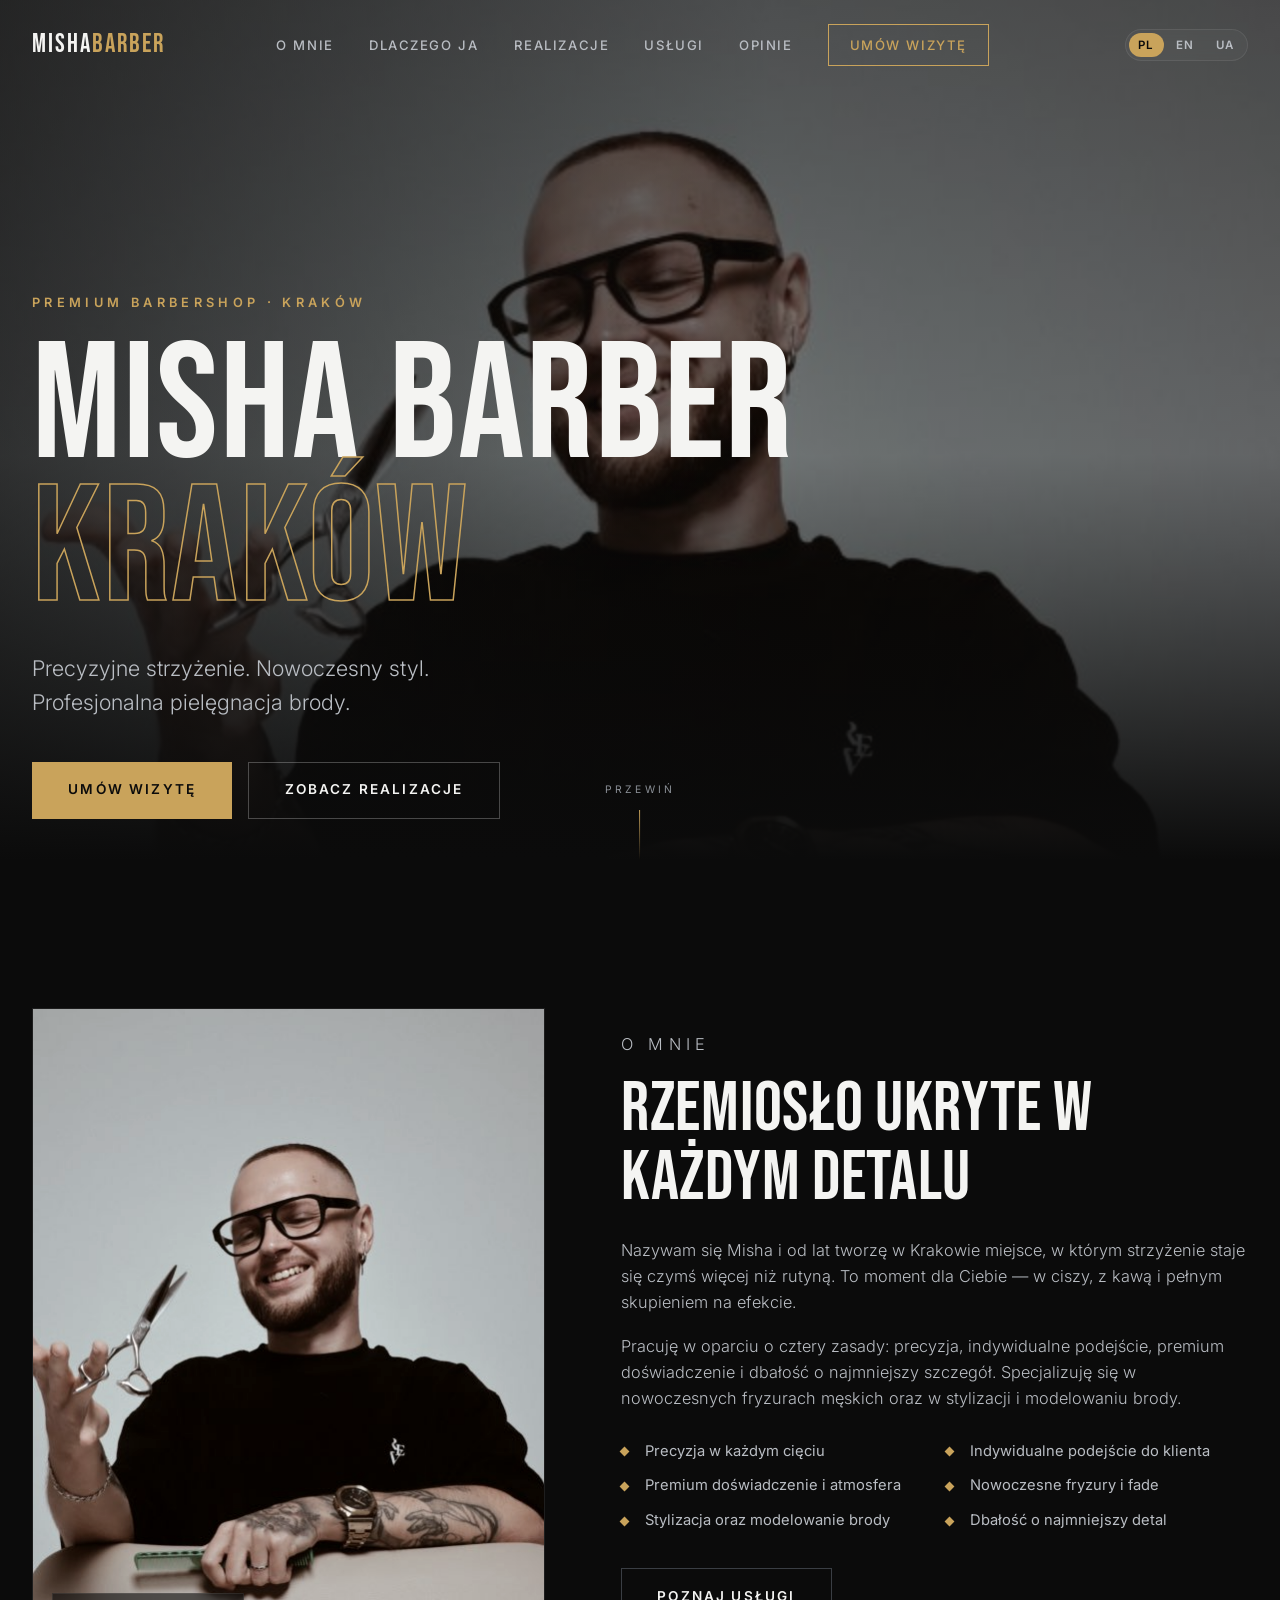
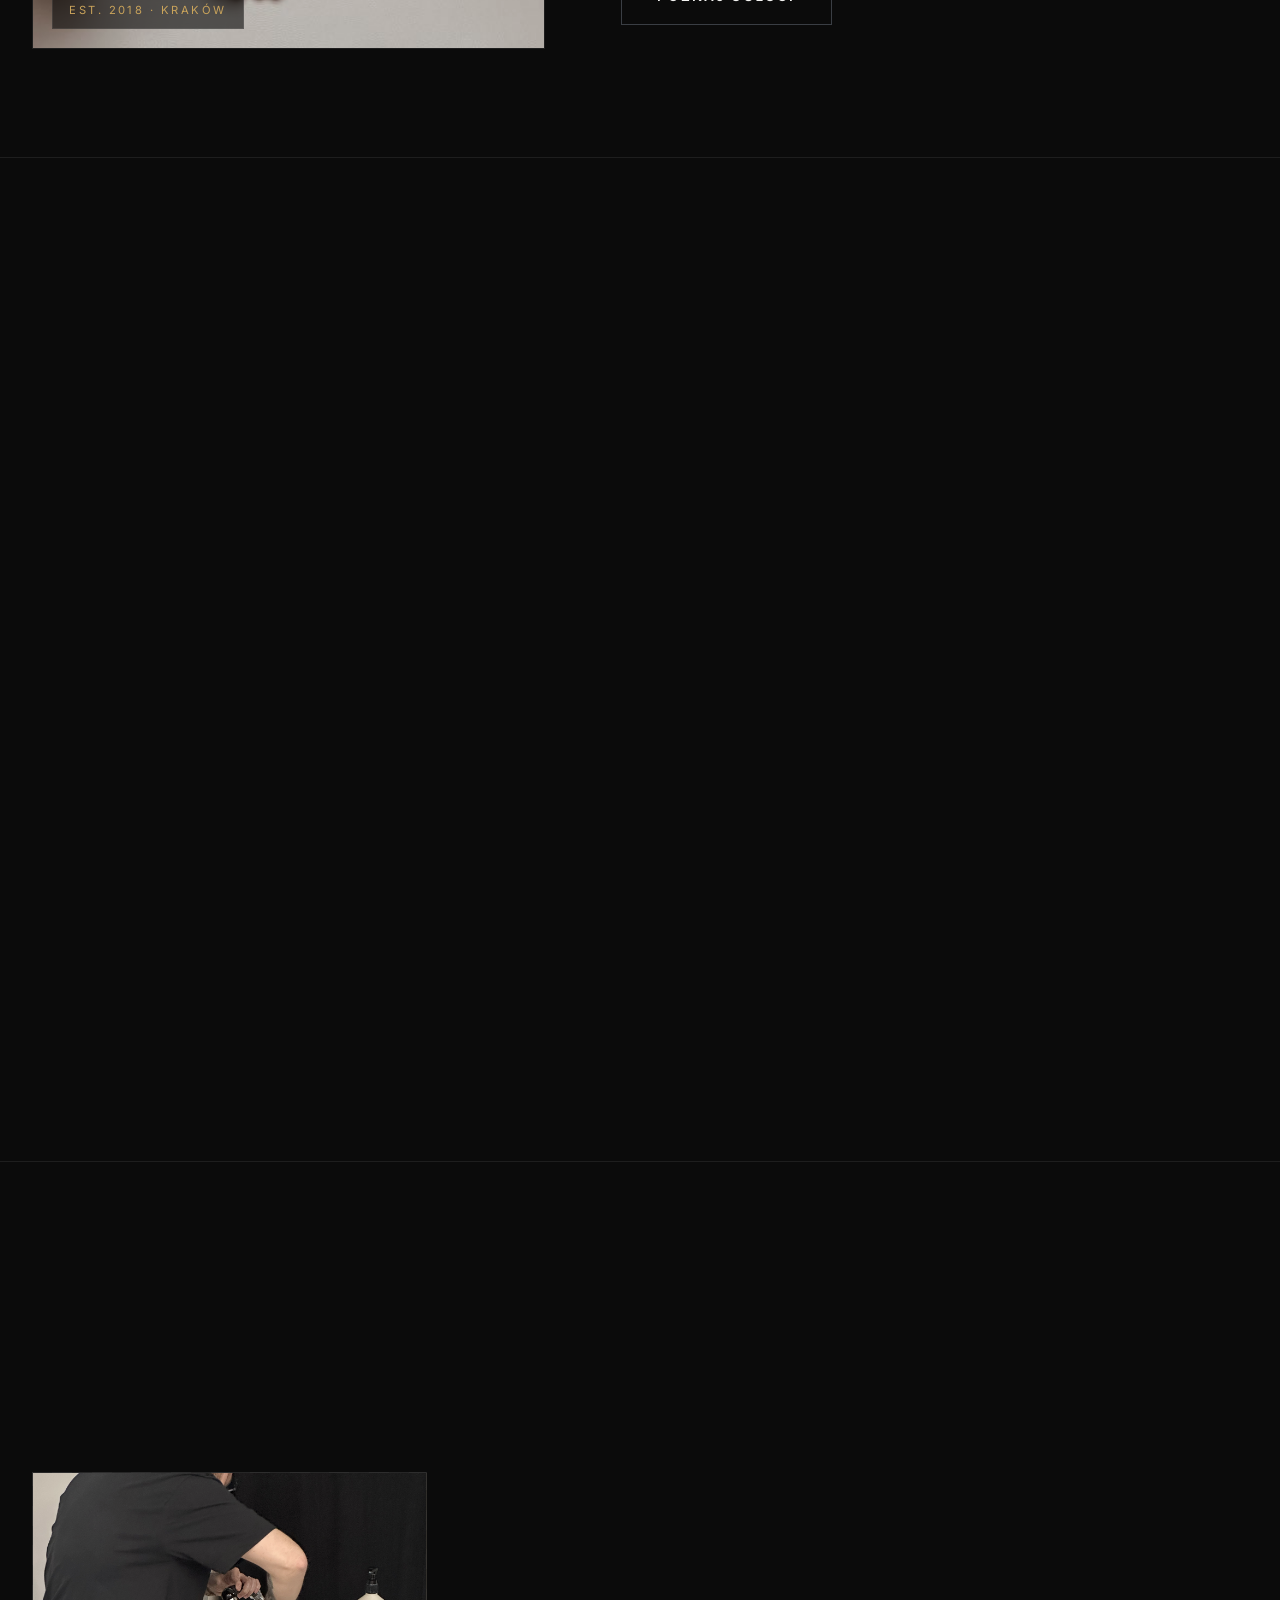
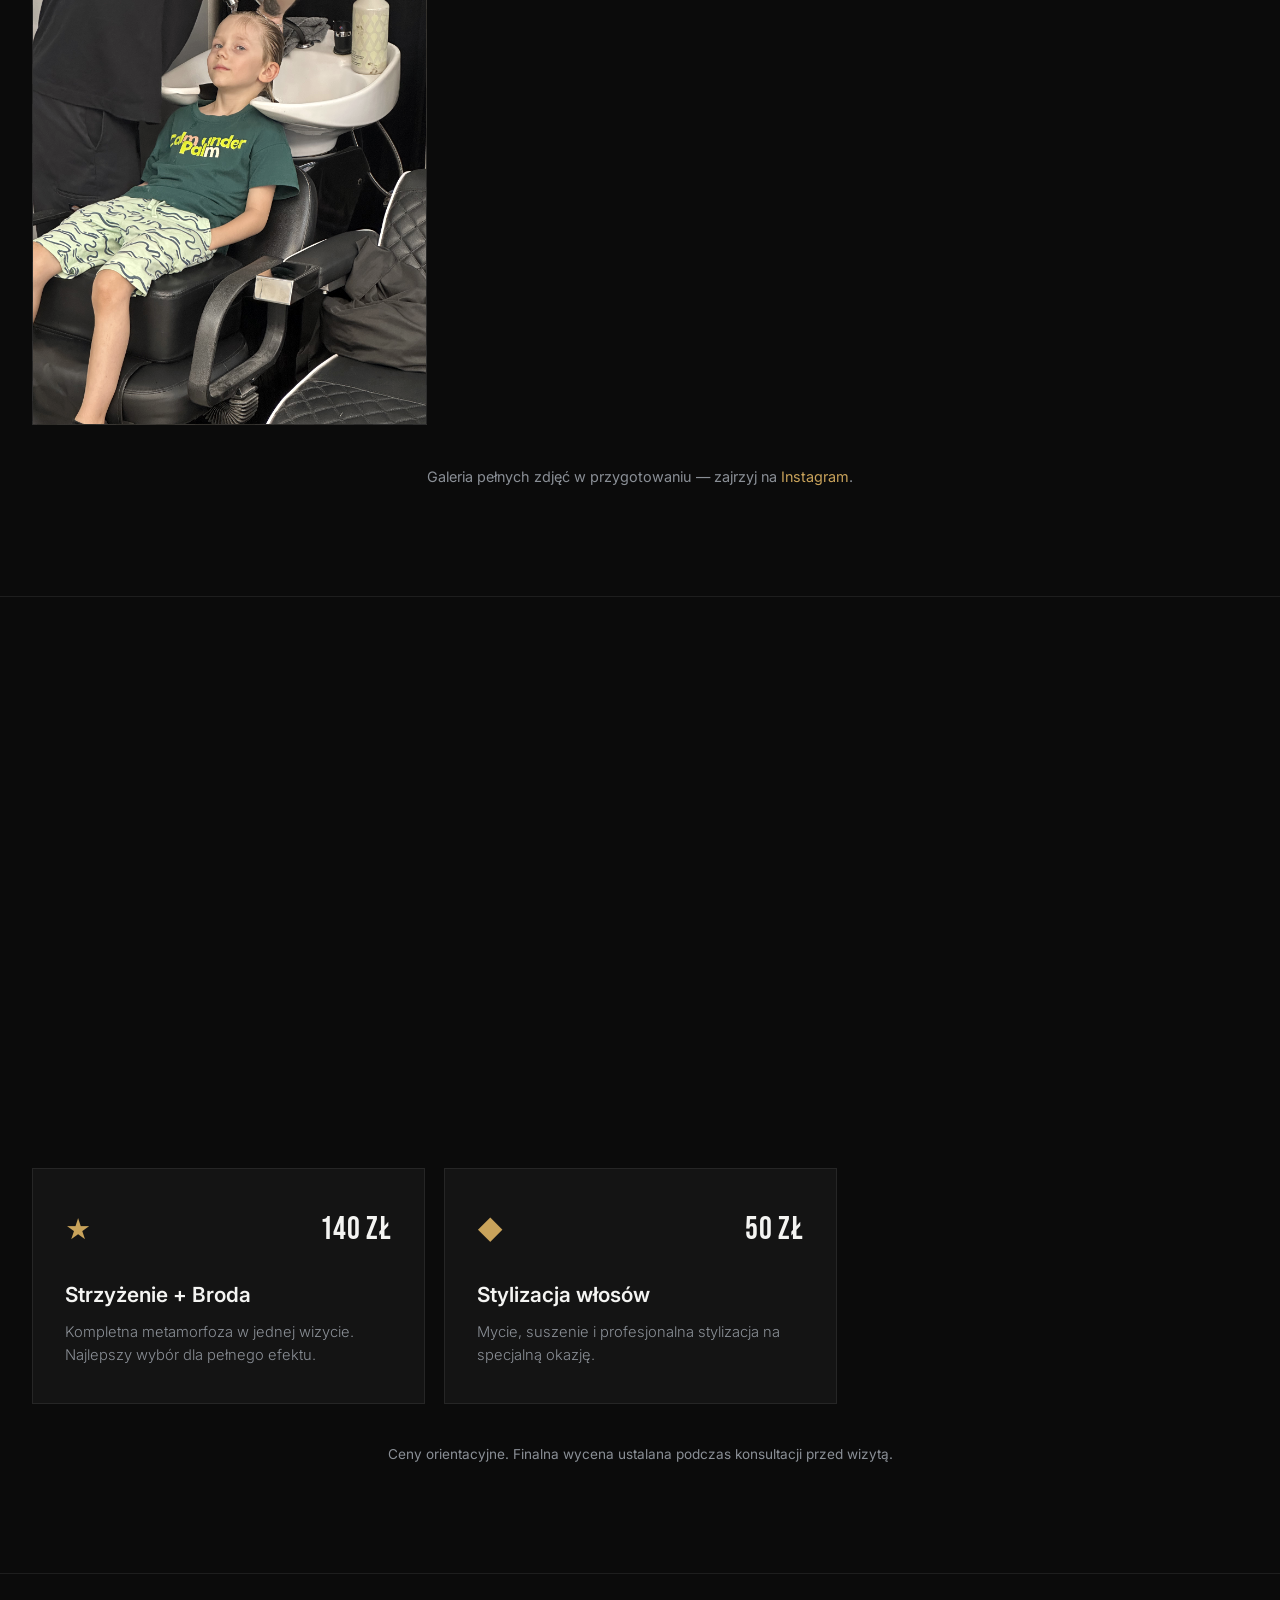
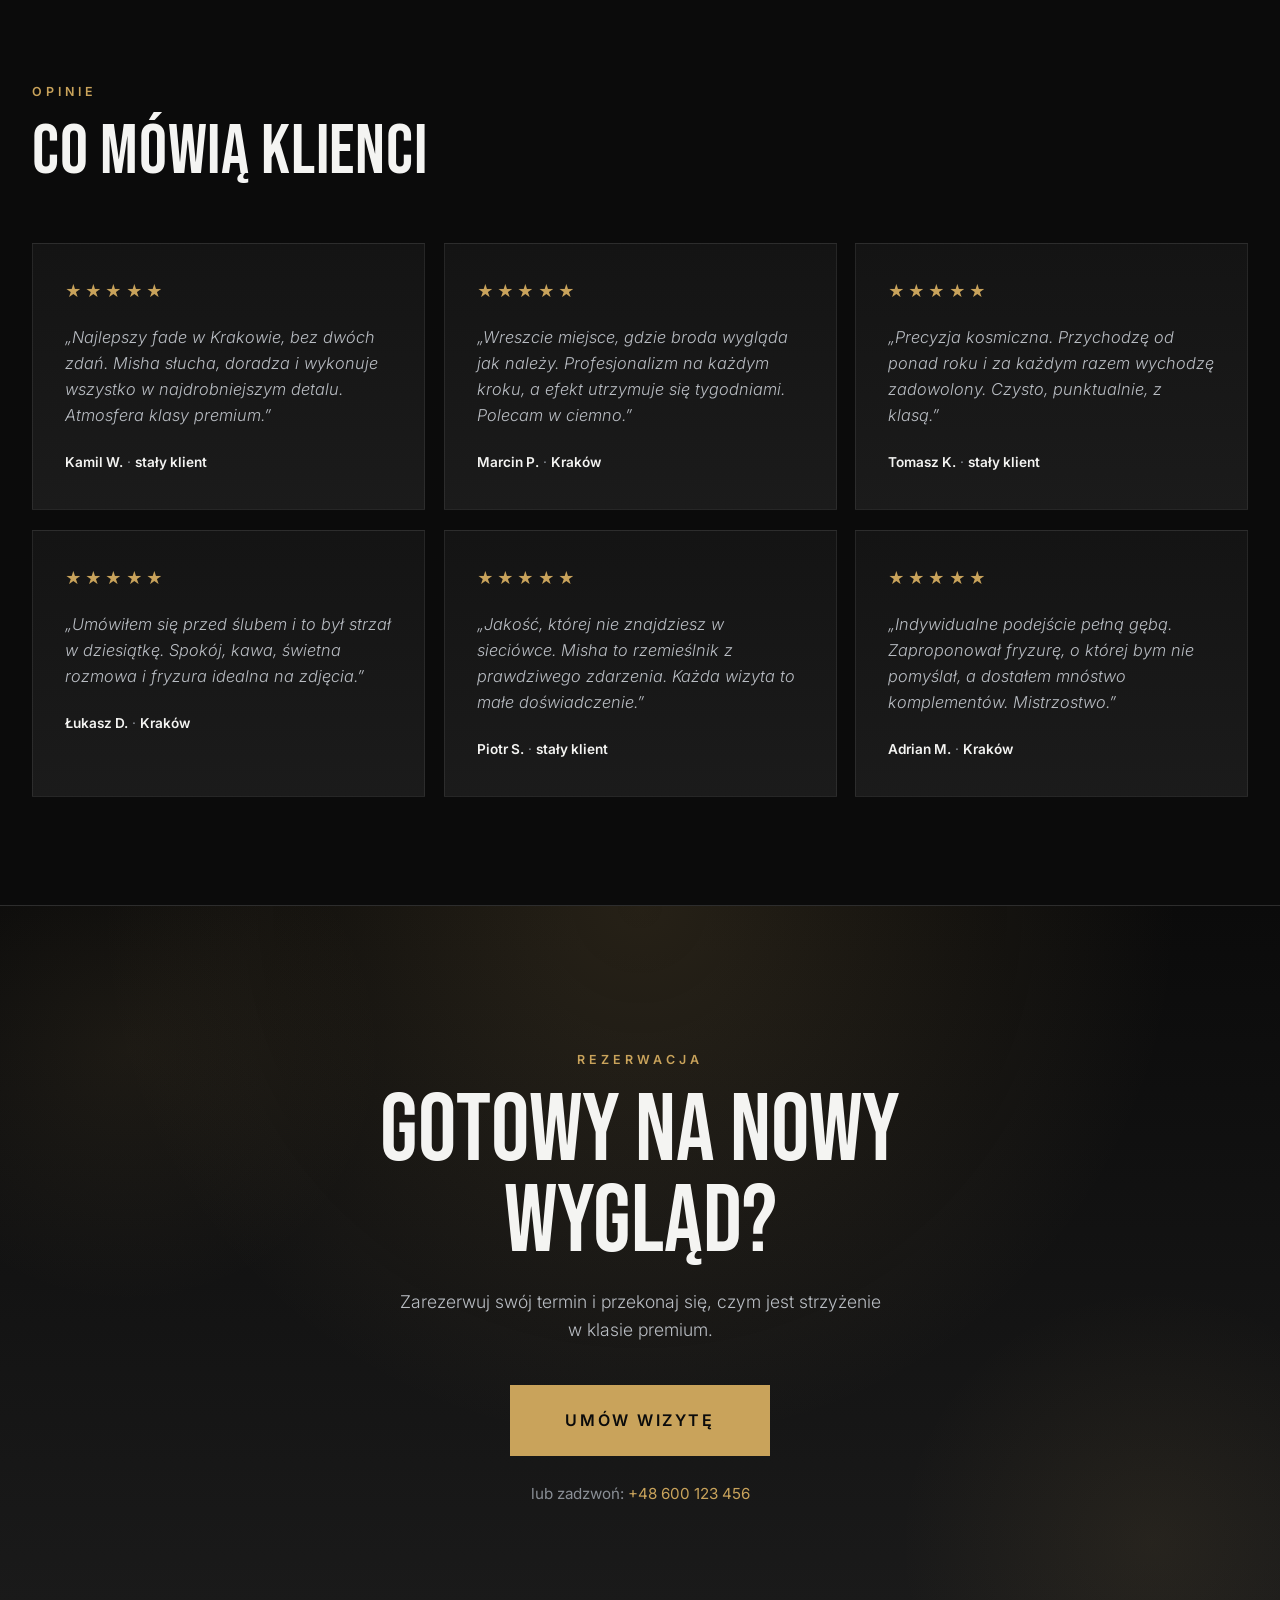
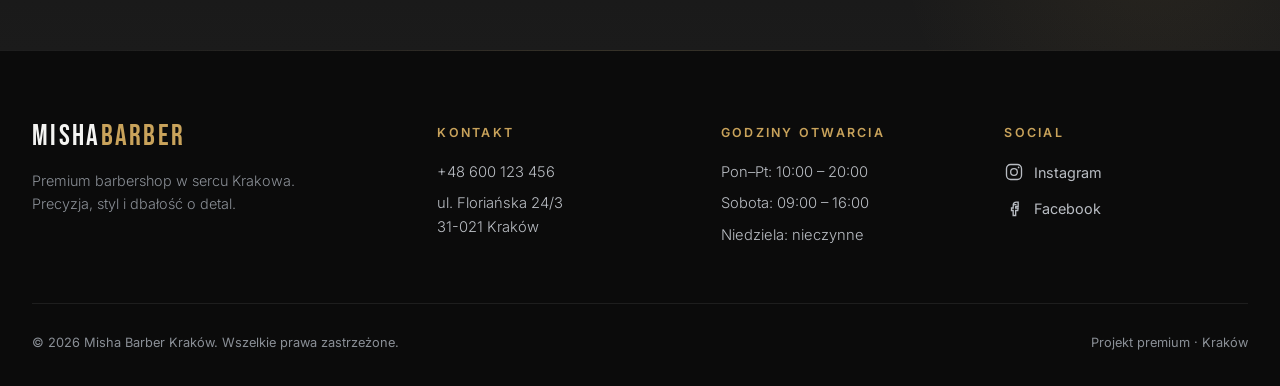
<file: index.html>
<!DOCTYPE html>
<html lang="pl">
<head>
  <meta charset="UTF-8" />
  <meta name="viewport" content="width=device-width, initial-scale=1.0" />

  <!-- Primary SEO (default: Polish — local Kraków market) -->
  <title>Misha Barber Kraków — Barbershop, Skin Fade i Stylizacja Brody</title>
  <meta name="description" content="Misha Barber Kraków — premium barbershop. Precyzyjne strzyżenie męskie, perfekcyjny skin fade i profesjonalna pielęgnacja brody. Umów wizytę w centrum Krakowa." />
  <meta name="keywords" content="Barber Kraków, Barbershop Kraków, Fryzjer męski Kraków, Skin Fade Kraków, Broda Kraków, strzyżenie męskie Kraków" />
  <meta name="author" content="Misha Barber" />
  <meta name="robots" content="index, follow" />
  <meta name="theme-color" content="#0B0B0B" />
  <link rel="canonical" href="https://mishabarber.pl/" />

  <!-- Favicon -->
  <link rel="icon" type="image/svg+xml" href="/favicon.svg" />
  <link rel="icon" type="image/png" sizes="32x32" href="/favicon-32.png" />
  <link rel="icon" type="image/png" sizes="16x16" href="/favicon-16.png" />
  <link rel="icon" href="/favicon.ico" sizes="any" />
  <link rel="apple-touch-icon" href="/apple-touch-icon.png" />

  <!-- Open Graph -->
  <meta property="og:type" content="business.business" />
  <meta property="og:locale" content="pl_PL" />
  <meta property="og:locale:alternate" content="en_US" />
  <meta property="og:locale:alternate" content="uk_UA" />
  <meta property="og:site_name" content="Misha Barber Kraków" />
  <meta property="og:title" content="Misha Barber Kraków — Premium Barbershop" />
  <meta property="og:description" content="Precyzyjne strzyżenie. Nowoczesny styl. Profesjonalna pielęgnacja brody. Umów wizytę w sercu Krakowa." />
  <meta property="og:url" content="https://mishabarber.pl/" />
  <meta property="og:image" content="https://mishabarber.pl/assets/misha-portrait.jpg" />
  <meta property="og:image:alt" content="Misha — barber w Krakowie" />

  <!-- Twitter -->
  <meta name="twitter:card" content="summary_large_image" />
  <meta name="twitter:title" content="Misha Barber Kraków — Premium Barbershop" />
  <meta name="twitter:description" content="Precyzyjne strzyżenie. Nowoczesny styl. Profesjonalna pielęgnacja brody." />
  <meta name="twitter:image" content="https://mishabarber.pl/assets/misha-portrait.jpg" />

  <!-- Fonts -->
  <link rel="preconnect" href="https://fonts.googleapis.com" />
  <link rel="preconnect" href="https://fonts.gstatic.com" crossorigin />
  <link href="https://fonts.googleapis.com/css2?family=Bebas+Neue&family=Inter:wght@300;400;500;600;700&display=swap" rel="stylesheet" />

  <link rel="stylesheet" href="styles.css" />

  <!-- Structured Data: LocalBusiness -->
  <script type="application/ld+json">
  {
    "@context": "https://schema.org",
    "@type": "HairSalon",
    "name": "Misha Barber Kraków",
    "image": "https://mishabarber.pl/assets/misha-portrait.jpg",
    "@id": "https://mishabarber.pl/",
    "url": "https://mishabarber.pl/",
    "telephone": "+48 600 123 456",
    "priceRange": "$$",
    "address": {
      "@type": "PostalAddress",
      "streetAddress": "ul. Floriańska 24/3",
      "addressLocality": "Kraków",
      "postalCode": "31-021",
      "addressCountry": "PL"
    },
    "geo": {
      "@type": "GeoCoordinates",
      "latitude": 50.0631,
      "longitude": 19.9398
    },
    "openingHoursSpecification": [
      {
        "@type": "OpeningHoursSpecification",
        "dayOfWeek": ["Monday", "Tuesday", "Wednesday", "Thursday", "Friday"],
        "opens": "10:00",
        "closes": "20:00"
      },
      {
        "@type": "OpeningHoursSpecification",
        "dayOfWeek": "Saturday",
        "opens": "09:00",
        "closes": "16:00"
      }
    ],
    "sameAs": [
      "https://www.instagram.com/misha.barber.krakow",
      "https://www.facebook.com/misha.barber.krakow"
    ],
    "department": {
      "@type": "Service",
      "name": "Barbershop"
    }
  }
  </script>
</head>
<body>

  <!-- ===== NAV ===== -->
  <header class="nav" id="nav">
    <div class="nav__inner">
      <a href="#hero" class="nav__logo" aria-label="Misha Barber — strona główna">
        MISHA<span>BARBER</span>
      </a>
      <nav class="nav__links" id="navLinks" aria-label="Nawigacja główna">
        <a href="#about" data-i18n="nav.about">O mnie</a>
        <a href="#why" data-i18n="nav.why">Dlaczego ja</a>
        <a href="#gallery" data-i18n="nav.gallery">Realizacje</a>
        <a href="#services" data-i18n="nav.services">Usługi</a>
        <a href="#reviews" data-i18n="nav.reviews">Opinie</a>
        <a href="#booking" class="nav__cta" data-i18n="cta.book">Umów wizytę</a>
      </nav>
      <div class="lang-switch" id="langSwitch" role="group" aria-label="Język / Language">
        <button type="button" data-lang="pl" class="is-active">PL</button>
        <button type="button" data-lang="en">EN</button>
        <button type="button" data-lang="uk">UA</button>
      </div>
      <button class="nav__burger" id="burger" aria-label="Menu" aria-expanded="false">
        <span></span><span></span><span></span>
      </button>
    </div>
  </header>

  <!-- ===== HERO ===== -->
  <section class="hero" id="hero">
    <div class="hero__media" data-parallax="0.25">
      <img src="assets/misha-portrait.jpg" data-cms-src="images.portrait" alt="Misha — barber w Krakowie z nożyczkami" class="hero__img" onerror="this.classList.add('is-missing')" />
      <div class="hero__overlay"></div>
    </div>
    <div class="hero__content reveal">
      <p class="hero__eyebrow" data-i18n="hero.eyebrow">Premium Barbershop · Kraków</p>
      <h1 class="hero__title">Misha Barber<span>Kraków</span></h1>
      <p class="hero__subtitle" data-cms="hero.subtitle">Precyzyjne strzyżenie. Nowoczesny styl. Profesjonalna pielęgnacja brody.</p>
      <div class="hero__actions">
        <a href="#booking" class="btn btn--gold" data-i18n="cta.book">Umów wizytę</a>
        <a href="#gallery" class="btn btn--ghost" data-i18n="cta.gallery">Zobacz realizacje</a>
      </div>
    </div>
    <a href="#about" class="scroll-ind" aria-label="Scroll">
      <span class="scroll-ind__text" data-i18n="scroll">Przewiń</span>
      <span class="scroll-ind__line"></span>
    </a>
  </section>

  <!-- ===== ABOUT ===== -->
  <section class="about" id="about">
    <div class="about__grid">
      <div class="about__media reveal">
        <img src="assets/misha-portrait.jpg" data-cms-src="images.portrait" alt="Misha podczas pracy w swoim barbershopie" onerror="this.classList.add('is-missing')" />
        <div class="about__badge">EST. 2018 · KRAKÓW</div>
      </div>
      <div class="about__text reveal">
        <p class="section__eyebrow" data-i18n="about.eyebrow">O mnie</p>
        <h2 class="section__title" data-cms="about.title">Rzemiosło ukryte w&nbsp;każdym detalu</h2>
        <p data-cms="about.paragraph1">Nazywam się <strong>Misha</strong> i&nbsp;od lat tworzę w&nbsp;Krakowie miejsce, w&nbsp;którym strzyżenie staje się czymś więcej niż rutyną. To moment dla Ciebie — w&nbsp;ciszy, z&nbsp;kawą i&nbsp;pełnym skupieniem na efekcie.</p>
        <p data-cms="about.paragraph2">Pracuję w&nbsp;oparciu o&nbsp;cztery zasady: precyzja, indywidualne podejście, premium doświadczenie i&nbsp;dbałość o&nbsp;najmniejszy szczegół. Specjalizuję się w&nbsp;nowoczesnych fryzurach męskich oraz w&nbsp;stylizacji i&nbsp;modelowaniu brody.</p>
        <ul class="about__list">
          <li data-i18n="about.li1">Precyzja w&nbsp;każdym cięciu</li>
          <li data-i18n="about.li2">Indywidualne podejście do klienta</li>
          <li data-i18n="about.li3">Premium doświadczenie i&nbsp;atmosfera</li>
          <li data-i18n="about.li4">Nowoczesne fryzury i&nbsp;fade</li>
          <li data-i18n="about.li5">Stylizacja oraz modelowanie brody</li>
          <li data-i18n="about.li6">Dbałość o&nbsp;najmniejszy detal</li>
        </ul>
        <a href="#services" class="btn btn--outline" data-i18n="about.cta">Poznaj usługi</a>
      </div>
    </div>
  </section>

  <!-- ===== WHY ===== -->
  <section class="why" id="why">
    <div class="why__head reveal">
      <p class="section__eyebrow" data-i18n="why.eyebrow">Dlaczego ja</p>
      <h2 class="section__title" data-i18n="why.title">Doświadczenie, które czuć od&nbsp;progu</h2>
    </div>
    <div class="why__grid">
      <article class="feature reveal">
        <div class="feature__icon" aria-hidden="true">
          <svg viewBox="0 0 24 24" fill="none" stroke="currentColor" stroke-width="1.4"><circle cx="12" cy="8" r="4"/><path d="M4 21c0-4 4-6 8-6s8 2 8 6"/></svg>
        </div>
        <h3 data-i18n="why.f1.t">Indywidualne podejście</h3>
        <p data-i18n="why.f1.d">Każda wizyta zaczyna się od rozmowy. Dobieram styl do Twojego typu urody, charakteru i&nbsp;trybu życia.</p>
      </article>
      <article class="feature reveal">
        <div class="feature__icon" aria-hidden="true">
          <svg viewBox="0 0 24 24" fill="none" stroke="currentColor" stroke-width="1.4"><path d="M3 12h6M15 12h6M9 6v12M15 6v12"/><circle cx="12" cy="12" r="2"/></svg>
        </div>
        <h3 data-i18n="why.f2.t">Perfekcyjny Fade</h3>
        <p data-i18n="why.f2.d">Płynne przejścia bez widocznych granic. Skin fade i&nbsp;low fade wykonane z&nbsp;chirurgiczną precyzją.</p>
      </article>
      <article class="feature reveal">
        <div class="feature__icon" aria-hidden="true">
          <svg viewBox="0 0 24 24" fill="none" stroke="currentColor" stroke-width="1.4"><path d="M12 2l2.5 6.5L21 9l-5 4 1.5 7L12 16l-5.5 4L8 13 3 9l6.5-.5z"/></svg>
        </div>
        <h3 data-i18n="why.f3.t">Nowoczesne fryzury</h3>
        <p data-i18n="why.f3.d">Aktualne trendy i&nbsp;klasyka w&nbsp;nowej odsłonie. Fryzury, które działają również poza fotelem.</p>
      </article>
      <article class="feature reveal">
        <div class="feature__icon" aria-hidden="true">
          <svg viewBox="0 0 24 24" fill="none" stroke="currentColor" stroke-width="1.4"><path d="M6 4c2 4 2 8 0 12M18 4c-2 4-2 8 0 12M6 16c3 3 9 3 12 0"/></svg>
        </div>
        <h3 data-i18n="why.f4.t">Stylizacja brody</h3>
        <p data-i18n="why.f4.d">Modelowanie konturów, gorący ręcznik i&nbsp;pielęgnacja olejkami. Broda, która podkreśla rysy twarzy.</p>
      </article>
      <article class="feature reveal">
        <div class="feature__icon" aria-hidden="true">
          <svg viewBox="0 0 24 24" fill="none" stroke="currentColor" stroke-width="1.4"><path d="M12 2l8 4v6c0 5-3.5 8-8 10-4.5-2-8-5-8-10V6z"/><path d="M9 12l2 2 4-4"/></svg>
        </div>
        <h3 data-i18n="why.f5.t">Profesjonalizm</h3>
        <p data-i18n="why.f5.d">Sterylne narzędzia, punktualność i&nbsp;pełne skupienie. Czujesz, że jesteś w&nbsp;dobrych rękach.</p>
      </article>
      <article class="feature reveal">
        <div class="feature__icon" aria-hidden="true">
          <svg viewBox="0 0 24 24" fill="none" stroke="currentColor" stroke-width="1.4"><path d="M12 3l2.6 5.3 5.9.9-4.3 4.1 1 5.8L12 16.9 6.8 19l1-5.8L3.5 9.2l5.9-.9z"/></svg>
        </div>
        <h3 data-i18n="why.f6.t">Najwyższa jakość</h3>
        <p data-i18n="why.f6.d">Premium kosmetyki i&nbsp;sprawdzone techniki. Efekt, który wygląda świetnie jeszcze długo po wizycie.</p>
      </article>
    </div>
  </section>

  <!-- ===== GALLERY ===== -->
  <section class="gallery" id="gallery">
    <div class="gallery__head reveal">
      <p class="section__eyebrow" data-i18n="gallery.eyebrow">Realizacje</p>
      <h2 class="section__title" data-i18n="gallery.title">Portfolio strzyżeń i&nbsp;brody</h2>
      <p class="gallery__lead" data-i18n="gallery.lead">Wybrane prace prosto z&nbsp;fotela. Fade, klasyka, broda i&nbsp;pełne metamorfozy.</p>
    </div>
    <div class="masonry" id="masonry">
      <figure class="tile tile--tall reveal" data-tile="Skin Fade"><span>Skin Fade</span></figure>
      <figure class="tile reveal" data-tile="Broda"><span>Beard</span></figure>
      <figure class="tile reveal" data-tile="Classic"><span>Classic Cut</span></figure>
      <figure class="tile tile--wide reveal" data-tile="Metamorfoza"><span>Full makeover</span></figure>
      <figure class="tile reveal" data-tile="Pompadour"><span>Pompadour</span></figure>
      <figure class="tile tile--tall reveal" data-tile="Low Fade"><span>Low Fade</span></figure>
      <figure class="tile reveal" data-tile="Crop"><span>Texture Crop</span></figure>
      <figure class="tile reveal" data-tile="Buzz"><span>Buzz &amp; Beard</span></figure>
    </div>
    <p class="gallery__note" data-i18n-html="gallery.note">Galeria pełnych zdjęć w&nbsp;przygotowaniu — zajrzyj na <a href="https://www.instagram.com/misha.barber.krakow" target="_blank" rel="noopener">Instagram</a>.</p>
  </section>

  <!-- ===== SERVICES ===== -->
  <section class="services" id="services">
    <div class="services__head reveal">
      <p class="section__eyebrow" data-i18n="services.eyebrow">Usługi</p>
      <h2 class="section__title" data-i18n="services.title">Cennik i&nbsp;zakres usług</h2>
    </div>
    <div class="services__grid">
      <article class="service reveal">
        <div class="service__top">
          <span class="service__icon" aria-hidden="true">✂</span>
          <span class="service__price" data-cms="services.0.price">80 zł</span>
        </div>
        <h3 data-cms="services.0.name">Strzyżenie męskie</h3>
        <p data-cms="services.0.description">Klasyczne lub nowoczesne strzyżenie dopasowane do kształtu głowy i&nbsp;stylu.</p>
      </article>
      <article class="service service--featured reveal">
        <div class="service__top">
          <span class="service__icon" aria-hidden="true">⚡</span>
          <span class="service__price" data-cms="services.1.price">100 zł</span>
        </div>
        <h3 data-cms="services.1.name">Skin Fade</h3>
        <p data-cms="services.1.description">Najczystsze przejście do skóry. Precyzyjny, ostry i&nbsp;efektowny fade.</p>
        <span class="service__tag" data-i18n="services.tag">Najczęściej wybierane</span>
      </article>
      <article class="service reveal">
        <div class="service__top">
          <span class="service__icon" aria-hidden="true">◗</span>
          <span class="service__price" data-cms="services.2.price">70 zł</span>
        </div>
        <h3 data-cms="services.2.name">Broda</h3>
        <p data-cms="services.2.description">Modelowanie konturów, trymowanie i&nbsp;pielęgnacja z&nbsp;gorącym ręcznikiem.</p>
      </article>
      <article class="service reveal">
        <div class="service__top">
          <span class="service__icon" aria-hidden="true">★</span>
          <span class="service__price" data-cms="services.3.price">140 zł</span>
        </div>
        <h3 data-cms="services.3.name">Strzyżenie + Broda</h3>
        <p data-cms="services.3.description">Kompletna metamorfoza w&nbsp;jednej wizycie. Najlepszy wybór dla pełnego efektu.</p>
      </article>
      <article class="service reveal">
        <div class="service__top">
          <span class="service__icon" aria-hidden="true">◆</span>
          <span class="service__price" data-cms="services.4.price">50 zł</span>
        </div>
        <h3 data-cms="services.4.name">Stylizacja włosów</h3>
        <p data-cms="services.4.description">Mycie, suszenie i&nbsp;profesjonalna stylizacja na specjalną okazję.</p>
      </article>
    </div>
    <p class="services__note" data-i18n="services.note">Ceny orientacyjne. Finalna wycena ustalana podczas konsultacji przed wizytą.</p>
  </section>

  <!-- ===== TESTIMONIALS ===== -->
  <section class="reviews" id="reviews">
    <div class="reviews__head reveal">
      <p class="section__eyebrow" data-i18n="reviews.eyebrow">Opinie</p>
      <h2 class="section__title" data-i18n="reviews.title">Co mówią klienci</h2>
    </div>
    <div class="reviews__grid">
      <blockquote class="review reveal">
        <div class="review__stars" aria-label="5/5">★★★★★</div>
        <p data-cms="reviews.0.text">„Najlepszy fade w&nbsp;Krakowie, bez dwóch zdań. Misha słucha, doradza i&nbsp;wykonuje wszystko w&nbsp;najdrobniejszym detalu. Atmosfera klasy premium.”</p>
        <footer><span data-cms="reviews.0.author">Kamil W.</span> · <span data-cms="reviews.0.role">stały klient</span></footer>
      </blockquote>
      <blockquote class="review reveal">
        <div class="review__stars" aria-label="5/5">★★★★★</div>
        <p data-cms="reviews.1.text">„Wreszcie miejsce, gdzie broda wygląda jak należy. Profesjonalizm na każdym kroku, a&nbsp;efekt utrzymuje się tygodniami. Polecam w&nbsp;ciemno.”</p>
        <footer><span data-cms="reviews.1.author">Marcin P.</span> · <span data-cms="reviews.1.role">Kraków</span></footer>
      </blockquote>
      <blockquote class="review reveal">
        <div class="review__stars" aria-label="5/5">★★★★★</div>
        <p data-cms="reviews.2.text">„Precyzja kosmiczna. Przychodzę od ponad roku i&nbsp;za każdym razem wychodzę zadowolony. Czysto, punktualnie, z&nbsp;klasą.”</p>
        <footer><span data-cms="reviews.2.author">Tomasz K.</span> · <span data-cms="reviews.2.role">stały klient</span></footer>
      </blockquote>
      <blockquote class="review reveal">
        <div class="review__stars" aria-label="5/5">★★★★★</div>
        <p data-cms="reviews.3.text">„Umówiłem się przed ślubem i&nbsp;to był strzał w&nbsp;dziesiątkę. Spokój, kawa, świetna rozmowa i&nbsp;fryzura idealna na zdjęcia.”</p>
        <footer><span data-cms="reviews.3.author">Łukasz D.</span> · <span data-cms="reviews.3.role">Kraków</span></footer>
      </blockquote>
      <blockquote class="review reveal">
        <div class="review__stars" aria-label="5/5">★★★★★</div>
        <p data-cms="reviews.4.text">„Jakość, której nie znajdziesz w&nbsp;sieciówce. Misha to rzemieślnik z&nbsp;prawdziwego zdarzenia. Każda wizyta to małe doświadczenie.”</p>
        <footer><span data-cms="reviews.4.author">Piotr S.</span> · <span data-cms="reviews.4.role">stały klient</span></footer>
      </blockquote>
      <blockquote class="review reveal">
        <div class="review__stars" aria-label="5/5">★★★★★</div>
        <p data-cms="reviews.5.text">„Indywidualne podejście pełną gębą. Zaproponował fryzurę, o&nbsp;której bym nie pomyślał, a&nbsp;dostałem mnóstwo komplementów. Mistrzostwo.”</p>
        <footer><span data-cms="reviews.5.author">Adrian M.</span> · <span data-cms="reviews.5.role">Kraków</span></footer>
      </blockquote>
    </div>
  </section>

  <!-- ===== BOOKING CTA ===== -->
  <section class="booking" id="booking">
    <div class="booking__inner reveal">
      <p class="section__eyebrow" data-i18n="booking.eyebrow">Rezerwacja</p>
      <h2 class="booking__title" data-i18n="booking.title">Gotowy na nowy wygląd?</h2>
      <p class="booking__sub" data-i18n="booking.sub">Zarezerwuj swój termin i&nbsp;przekonaj się, czym jest strzyżenie w&nbsp;klasie premium.</p>
      <a href="tel:+48600123456" class="btn btn--gold btn--xl" data-cms-tel data-i18n="cta.book">Umów wizytę</a>
      <p class="booking__phone"><span data-i18n="booking.callLabel">lub zadzwoń:</span> <a href="tel:+48600123456" data-cms="contact.phone" data-cms-tel>+48 600 123 456</a></p>
    </div>
  </section>

  <!-- ===== FOOTER ===== -->
  <footer class="footer" id="contact">
    <div class="footer__grid">
      <div class="footer__brand">
        <a href="#hero" class="nav__logo">MISHA<span>BARBER</span></a>
        <p data-i18n="footer.tagline">Premium barbershop w&nbsp;sercu Krakowa. Precyzja, styl i&nbsp;dbałość o&nbsp;detal.</p>
      </div>
      <div class="footer__col">
        <h4 data-i18n="footer.contact">Kontakt</h4>
        <p><a href="tel:+48600123456" data-cms="contact.phone" data-cms-tel>+48 600 123 456</a></p>
        <p><span data-cms="contact.address_line1">ul. Floriańska 24/3</span><br /><span data-cms="contact.address_line2">31-021 Kraków</span></p>
      </div>
      <div class="footer__col">
        <h4 data-i18n="footer.hours">Godziny otwarcia</h4>
        <p data-cms="contact.hours_weekdays">Pon–Pt: 10:00 – 20:00</p>
        <p data-cms="contact.hours_saturday">Sobota: 09:00 – 16:00</p>
        <p data-cms="contact.hours_sunday">Niedziela: nieczynne</p>
      </div>
      <div class="footer__col">
        <h4 data-i18n="footer.social">Social</h4>
        <div class="footer__socials">
          <a href="https://www.instagram.com/misha.barber.krakow" data-cms-href="contact.instagram" target="_blank" rel="noopener" aria-label="Instagram">
            <svg viewBox="0 0 24 24" fill="none" stroke="currentColor" stroke-width="1.6"><rect x="3" y="3" width="18" height="18" rx="5"/><circle cx="12" cy="12" r="4"/><circle cx="17.5" cy="6.5" r="1" fill="currentColor" stroke="none"/></svg>
            Instagram
          </a>
          <a href="https://www.facebook.com/misha.barber.krakow" data-cms-href="contact.facebook" target="_blank" rel="noopener" aria-label="Facebook">
            <svg viewBox="0 0 24 24" fill="none" stroke="currentColor" stroke-width="1.6"><path d="M15 8h-2a2 2 0 0 0-2 2v2H9v3h2v6h3v-6h2.5l.5-3H14v-1.5a.5.5 0 0 1 .5-.5H17V5h-2a4 4 0 0 0-4 4"/></svg>
            Facebook
          </a>
        </div>
      </div>
    </div>
    <div class="footer__bottom">
      <p>© <span id="year"></span> Misha Barber Kraków. <span data-i18n="footer.rights">Wszelkie prawa zastrzeżone.</span></p>
      <p data-i18n="footer.madeby">Projekt premium · Kraków</p>
    </div>
  </footer>

  <script src="cms-hydrate.js"></script>
  <script src="script.js"></script>
</body>
</html>
</file>
<file: styles.css>
/* ============================================================
   MISHA BARBER KRAKÓW — Premium Barbershop
   Dark cinematic · brutalist-minimal · gold accents
   ============================================================ */

:root {
  --black: #0B0B0B;
  --charcoal: #141414;
  --charcoal-2: #1b1b1b;
  --steel: #2a2d31;
  --steel-light: #3a3e44;
  --gray: #8a8f96;
  --gray-light: #b9bdc3;
  --white: #f4f4f2;
  --gold: #c9a35b;
  --gold-bright: #e3c178;
  --copper: #b87333;
  --line: rgba(255, 255, 255, 0.08);

  --font-display: 'Bebas Neue', 'Inter', sans-serif;
  --font-body: 'Inter', system-ui, sans-serif;

  --maxw: 1280px;
  --ease: cubic-bezier(0.22, 1, 0.36, 1);
}

* { margin: 0; padding: 0; box-sizing: border-box; }

html {
  scroll-behavior: smooth;
  -webkit-font-smoothing: antialiased;
  text-rendering: optimizeLegibility;
}

body {
  background: var(--black);
  color: var(--white);
  font-family: var(--font-body);
  font-weight: 400;
  line-height: 1.6;
  overflow-x: hidden;
}

img { display: block; max-width: 100%; }
a { color: inherit; text-decoration: none; }

::selection { background: var(--gold); color: var(--black); }

/* ---------- Shared section bits ---------- */
.section__eyebrow {
  font-size: 0.78rem;
  letter-spacing: 0.32em;
  text-transform: uppercase;
  color: var(--gold);
  font-weight: 600;
  margin-bottom: 1rem;
}

.section__title {
  font-family: var(--font-display);
  font-weight: 400;
  font-size: clamp(2.4rem, 5.5vw, 4.5rem);
  line-height: 0.98;
  letter-spacing: 0.01em;
  margin-bottom: 1.5rem;
}

/* ---------- Buttons ---------- */
.btn {
  display: inline-flex;
  align-items: center;
  justify-content: center;
  gap: 0.5rem;
  font-weight: 600;
  font-size: 0.85rem;
  letter-spacing: 0.16em;
  text-transform: uppercase;
  padding: 1.05rem 2.2rem;
  border: 1px solid transparent;
  cursor: pointer;
  transition: all 0.45s var(--ease);
  position: relative;
  overflow: hidden;
}

.btn--gold {
  background: var(--gold);
  color: var(--black);
}
.btn--gold:hover {
  background: var(--gold-bright);
  transform: translateY(-3px);
  box-shadow: 0 18px 40px -12px rgba(201, 163, 91, 0.55);
}

.btn--ghost {
  border-color: rgba(255, 255, 255, 0.25);
  color: var(--white);
  backdrop-filter: blur(6px);
}
.btn--ghost:hover {
  border-color: var(--gold);
  color: var(--gold-bright);
  transform: translateY(-3px);
}

.btn--outline {
  border-color: var(--steel-light);
  color: var(--white);
}
.btn--outline:hover {
  border-color: var(--gold);
  color: var(--gold);
}

.btn--xl {
  padding: 1.35rem 3.4rem;
  font-size: 1rem;
}

/* ============================================================
   NAV
   ============================================================ */
.nav {
  position: fixed;
  top: 0; left: 0; right: 0;
  z-index: 100;
  transition: all 0.5s var(--ease);
  background: transparent;
}
.nav.is-scrolled {
  background: rgba(11, 11, 11, 0.72);
  backdrop-filter: blur(16px) saturate(140%);
  border-bottom: 1px solid var(--line);
}
.nav__inner {
  max-width: var(--maxw);
  margin: 0 auto;
  padding: 1.5rem 2rem;
  display: flex;
  align-items: center;
  justify-content: space-between;
  transition: padding 0.5s var(--ease);
}
.nav.is-scrolled .nav__inner { padding: 1rem 2rem; }

.nav__logo {
  font-family: var(--font-display);
  font-size: 1.6rem;
  letter-spacing: 0.08em;
  line-height: 1;
}
.nav__logo span { color: var(--gold); }

.nav__links {
  display: flex;
  align-items: center;
  gap: 2.2rem;
}
.nav__links a {
  font-size: 0.82rem;
  letter-spacing: 0.12em;
  text-transform: uppercase;
  color: var(--gray-light);
  font-weight: 500;
  position: relative;
  transition: color 0.3s var(--ease);
}
.nav__links a:not(.nav__cta)::after {
  content: '';
  position: absolute;
  left: 0; bottom: -6px;
  width: 0; height: 1px;
  background: var(--gold);
  transition: width 0.4s var(--ease);
}
.nav__links a:not(.nav__cta):hover { color: var(--white); }
.nav__links a:not(.nav__cta):hover::after { width: 100%; }

.nav__cta {
  border: 1px solid var(--gold);
  color: var(--gold) !important;
  padding: 0.6rem 1.3rem;
  transition: all 0.4s var(--ease);
}
.nav__cta:hover {
  background: var(--gold);
  color: var(--black) !important;
}

/* ---------- Language switcher ---------- */
.lang-switch {
  display: inline-flex;
  align-items: center;
  gap: 2px;
  margin-left: 1.6rem;
  padding: 3px;
  border: 1px solid var(--line);
  border-radius: 999px;
  background: rgba(255, 255, 255, 0.03);
  backdrop-filter: blur(6px);
}
.lang-switch button {
  border: none;
  background: none;
  color: var(--gray-light);
  font-family: var(--font-body);
  font-size: 0.72rem;
  font-weight: 600;
  letter-spacing: 0.08em;
  padding: 0.32rem 0.62rem;
  border-radius: 999px;
  cursor: pointer;
  transition: all 0.3s var(--ease);
}
.lang-switch button:hover { color: var(--white); }
.lang-switch button.is-active {
  background: var(--gold);
  color: var(--black);
}

.nav__burger {
  display: none;
  flex-direction: column;
  gap: 5px;
  background: none;
  border: none;
  cursor: pointer;
  padding: 6px;
  z-index: 110;
}
.nav__burger span {
  width: 26px; height: 2px;
  background: var(--white);
  transition: all 0.4s var(--ease);
}
.nav__burger.is-open span:nth-child(1) { transform: translateY(7px) rotate(45deg); }
.nav__burger.is-open span:nth-child(2) { opacity: 0; }
.nav__burger.is-open span:nth-child(3) { transform: translateY(-7px) rotate(-45deg); }

/* ============================================================
   HERO
   ============================================================ */
.hero {
  position: relative;
  min-height: 100vh;
  min-height: 100svh;
  display: flex;
  align-items: flex-end;
  overflow: hidden;
}
.hero__media {
  position: absolute;
  inset: -10% 0 0 0;
  z-index: 0;
}
.hero__img {
  width: 100%;
  height: 110%;
  object-fit: cover;
  object-position: center 25%;
  filter: grayscale(0.25) contrast(1.05) brightness(0.85);
}
.hero__img.is-missing {
  background:
    radial-gradient(circle at 70% 30%, rgba(201,163,91,0.18), transparent 55%),
    linear-gradient(160deg, var(--charcoal-2), var(--black));
}
.hero__img.is-missing::after {
  content: 'Portret Mishy — assets/misha-portrait.jpg';
  position: absolute; inset: 0;
  display: flex; align-items: center; justify-content: center;
  color: var(--gray); font-size: 0.9rem; letter-spacing: 0.15em;
  text-transform: uppercase;
}
.hero__overlay {
  position: absolute; inset: 0;
  background:
    linear-gradient(to top, var(--black) 4%, rgba(11,11,11,0.35) 45%, rgba(11,11,11,0.55) 100%),
    linear-gradient(to right, rgba(11,11,11,0.6), transparent 60%);
}

.hero__content {
  position: relative;
  z-index: 2;
  max-width: var(--maxw);
  margin: 0 auto;
  padding: 0 2rem 9vh;
  width: 100%;
}
.hero__eyebrow {
  font-size: 0.8rem;
  letter-spacing: 0.34em;
  text-transform: uppercase;
  color: var(--gold);
  font-weight: 600;
  margin-bottom: 1.4rem;
}
.hero__title {
  font-family: var(--font-display);
  font-weight: 400;
  font-size: clamp(4rem, 13vw, 11rem);
  line-height: 0.86;
  letter-spacing: 0.01em;
  text-transform: uppercase;
}
.hero__title span {
  display: block;
  color: transparent;
  -webkit-text-stroke: 1.5px var(--gold);
}
.hero__subtitle {
  margin-top: 1.8rem;
  font-size: clamp(1rem, 1.7vw, 1.35rem);
  color: var(--gray-light);
  max-width: 36ch;
  font-weight: 300;
}
.hero__actions {
  margin-top: 2.6rem;
  display: flex;
  gap: 1rem;
  flex-wrap: wrap;
}

.scroll-ind {
  position: absolute;
  bottom: 2.5rem; left: 50%;
  transform: translateX(-50%);
  z-index: 3;
  display: flex;
  flex-direction: column;
  align-items: center;
  gap: 0.7rem;
  color: var(--gray);
}
.scroll-ind__text {
  font-size: 0.65rem;
  letter-spacing: 0.3em;
  text-transform: uppercase;
}
.scroll-ind__line {
  width: 1px; height: 50px;
  background: linear-gradient(var(--gold), transparent);
  position: relative;
  overflow: hidden;
}
.scroll-ind__line::after {
  content: '';
  position: absolute; top: -50%; left: 0;
  width: 100%; height: 50%;
  background: var(--gold-bright);
  animation: scrollPulse 2.2s var(--ease) infinite;
}
@keyframes scrollPulse {
  0% { top: -50%; }
  100% { top: 100%; }
}

/* ============================================================
   ABOUT
   ============================================================ */
.about {
  padding: clamp(5rem, 12vh, 9rem) 2rem;
  max-width: var(--maxw);
  margin: 0 auto;
}
.about__grid {
  display: grid;
  grid-template-columns: 0.9fr 1.1fr;
  gap: clamp(2rem, 6vw, 5rem);
  align-items: center;
}
.about__media {
  position: relative;
  aspect-ratio: 4 / 5;
  overflow: hidden;
  border: 1px solid var(--line);
}
.about__media img {
  width: 100%; height: 100%;
  object-fit: cover;
  object-position: center 20%;
  filter: grayscale(0.3) contrast(1.05);
  transition: transform 1.2s var(--ease), filter 0.8s var(--ease);
}
.about__media:hover img { transform: scale(1.05); filter: grayscale(0); }
.about__media img.is-missing {
  background: linear-gradient(160deg, var(--charcoal-2), var(--black));
}
.about__badge {
  position: absolute;
  bottom: 1.2rem; left: 1.2rem;
  background: rgba(11,11,11,0.6);
  backdrop-filter: blur(8px);
  border: 1px solid var(--line);
  padding: 0.5rem 1rem;
  font-size: 0.7rem;
  letter-spacing: 0.22em;
  color: var(--gold);
}
.about__text p {
  color: var(--gray-light);
  margin-bottom: 1.1rem;
  font-weight: 300;
  font-size: 1.02rem;
}
.about__text strong { color: var(--white); font-weight: 600; }
.about__list {
  list-style: none;
  display: grid;
  grid-template-columns: 1fr 1fr;
  gap: 0.7rem 1.5rem;
  margin: 1.8rem 0 2.2rem;
}
.about__list li {
  position: relative;
  padding-left: 1.5rem;
  font-size: 0.92rem;
  color: var(--gray-light);
}
.about__list li::before {
  content: '';
  position: absolute; left: 0; top: 0.6em;
  width: 7px; height: 7px;
  background: var(--gold);
  transform: rotate(45deg);
}

/* ============================================================
   WHY
   ============================================================ */
.why {
  padding: clamp(5rem, 12vh, 9rem) 2rem;
  max-width: var(--maxw);
  margin: 0 auto;
  border-top: 1px solid var(--line);
}
.why__head { max-width: 700px; margin-bottom: 3.5rem; }
.why__grid {
  display: grid;
  grid-template-columns: repeat(3, 1fr);
  gap: 1.2rem;
}
.feature {
  background: linear-gradient(180deg, var(--charcoal), var(--charcoal-2));
  border: 1px solid var(--line);
  padding: 2.4rem 2rem;
  transition: all 0.5s var(--ease);
  position: relative;
  overflow: hidden;
}
.feature::before {
  content: '';
  position: absolute; top: 0; left: 0;
  width: 100%; height: 2px;
  background: linear-gradient(90deg, var(--gold), transparent);
  transform: scaleX(0);
  transform-origin: left;
  transition: transform 0.6s var(--ease);
}
.feature:hover {
  transform: translateY(-8px);
  border-color: rgba(201,163,91,0.4);
  background: linear-gradient(180deg, var(--charcoal-2), var(--charcoal));
}
.feature:hover::before { transform: scaleX(1); }
.feature__icon {
  width: 54px; height: 54px;
  color: var(--gold);
  margin-bottom: 1.4rem;
}
.feature__icon svg { width: 100%; height: 100%; }
.feature h3 {
  font-size: 1.25rem;
  font-weight: 600;
  margin-bottom: 0.7rem;
  letter-spacing: 0.01em;
}
.feature p {
  color: var(--gray);
  font-size: 0.92rem;
  font-weight: 300;
}

/* ============================================================
   GALLERY
   ============================================================ */
.gallery {
  padding: clamp(5rem, 12vh, 9rem) 2rem;
  max-width: var(--maxw);
  margin: 0 auto;
  border-top: 1px solid var(--line);
}
.gallery__head { max-width: 700px; margin-bottom: 3rem; }
.gallery__lead { color: var(--gray); font-weight: 300; }

.masonry {
  columns: 3;
  column-gap: 1rem;
}
.tile {
  break-inside: avoid;
  margin-bottom: 1rem;
  aspect-ratio: 1 / 1;
  position: relative;
  overflow: hidden;
  border: 1px solid var(--line);
  background:
    radial-gradient(circle at 30% 20%, rgba(201,163,91,0.12), transparent 50%),
    repeating-linear-gradient(45deg, var(--charcoal) 0 14px, var(--charcoal-2) 14px 28px);
  display: flex;
  align-items: flex-end;
  cursor: pointer;
  transition: all 0.6s var(--ease);
}
.tile--tall { aspect-ratio: 3 / 4.2; }
.tile--wide { aspect-ratio: 1 / 1.05; }
.tile__img {
  position: absolute;
  inset: 0;
  width: 100%;
  height: 100%;
  object-fit: cover;
  filter: grayscale(0.25) contrast(1.05);
  transition: transform 1.1s var(--ease), filter 0.6s var(--ease);
  z-index: 1;
}
.tile:hover .tile__img { transform: scale(1.07); filter: grayscale(0); }
.tile span {
  position: relative;
  z-index: 2;
  padding: 1.1rem 1.2rem;
  font-size: 0.85rem;
  letter-spacing: 0.12em;
  text-transform: uppercase;
  color: var(--gray-light);
  font-weight: 500;
  transition: color 0.5s var(--ease);
}
.tile::after {
  content: '';
  position: absolute; inset: 0;
  background: linear-gradient(to top, rgba(11,11,11,0.85), transparent 60%);
  opacity: 0;
  transition: opacity 0.5s var(--ease);
}
.tile::before {
  content: '↗';
  position: absolute;
  top: 1rem; right: 1.1rem;
  z-index: 3;
  color: var(--gold);
  font-size: 1.2rem;
  opacity: 0;
  transform: translateY(8px);
  transition: all 0.5s var(--ease);
}
.tile:hover {
  border-color: rgba(201,163,91,0.5);
  transform: scale(0.985);
}
.tile:hover::after { opacity: 1; }
.tile:hover::before { opacity: 1; transform: translateY(0); }
.tile:hover span { color: var(--gold-bright); }
.tile:hover { filter: brightness(1.08); }

.gallery__note {
  text-align: center;
  margin-top: 2.5rem;
  color: var(--gray);
  font-size: 0.9rem;
}
.gallery__note a { color: var(--gold); border-bottom: 1px solid transparent; transition: border 0.3s; }
.gallery__note a:hover { border-color: var(--gold); }

/* ============================================================
   SERVICES
   ============================================================ */
.services {
  padding: clamp(5rem, 12vh, 9rem) 2rem;
  max-width: var(--maxw);
  margin: 0 auto;
  border-top: 1px solid var(--line);
}
.services__head { max-width: 700px; margin-bottom: 3.5rem; }
.services__grid {
  display: grid;
  grid-template-columns: repeat(3, 1fr);
  gap: 1.2rem;
}
.service {
  border: 1px solid var(--line);
  background: var(--charcoal);
  padding: 2.2rem 2rem;
  transition: all 0.5s var(--ease);
  position: relative;
  display: flex;
  flex-direction: column;
}
.service__top {
  display: flex;
  align-items: center;
  justify-content: space-between;
  margin-bottom: 1.4rem;
}
.service__icon {
  font-size: 1.6rem;
  color: var(--gold);
  line-height: 1;
}
.service__price {
  font-family: var(--font-display);
  font-size: 2rem;
  color: var(--white);
  letter-spacing: 0.02em;
}
.service h3 {
  font-size: 1.3rem;
  font-weight: 600;
  margin-bottom: 0.6rem;
}
.service p {
  color: var(--gray);
  font-size: 0.92rem;
  font-weight: 300;
}
.service:hover {
  transform: translateY(-6px);
  border-color: rgba(201,163,91,0.4);
  background: var(--charcoal-2);
  box-shadow: 0 24px 50px -24px rgba(0,0,0,0.8);
}
.service--featured {
  border-color: rgba(201,163,91,0.45);
  background: linear-gradient(180deg, rgba(201,163,91,0.08), var(--charcoal));
}
.service__tag {
  display: inline-block;
  margin-top: 1.1rem;
  align-self: flex-start;
  font-size: 0.68rem;
  letter-spacing: 0.18em;
  text-transform: uppercase;
  color: var(--gold);
  border: 1px solid rgba(201,163,91,0.4);
  padding: 0.3rem 0.7rem;
}
.services__note {
  text-align: center;
  margin-top: 2.5rem;
  color: var(--gray);
  font-size: 0.85rem;
}

/* ============================================================
   REVIEWS
   ============================================================ */
.reviews {
  padding: clamp(5rem, 12vh, 9rem) 2rem;
  max-width: var(--maxw);
  margin: 0 auto;
  border-top: 1px solid var(--line);
}
.reviews__head { max-width: 700px; margin-bottom: 3.5rem; }
.reviews__grid {
  display: grid;
  grid-template-columns: repeat(3, 1fr);
  gap: 1.2rem;
}
.review {
  background: linear-gradient(180deg, var(--charcoal), var(--charcoal-2));
  border: 1px solid var(--line);
  padding: 2.2rem 2rem;
  transition: all 0.5s var(--ease);
}
.review:hover {
  transform: translateY(-6px);
  border-color: rgba(201,163,91,0.35);
}
.review__stars {
  color: var(--gold);
  letter-spacing: 0.2em;
  margin-bottom: 1.2rem;
  font-size: 1rem;
}
.review p {
  font-size: 1.02rem;
  color: var(--gray-light);
  font-weight: 300;
  font-style: italic;
  margin-bottom: 1.5rem;
}
.review footer {
  font-size: 0.85rem;
  color: var(--gray);
}
.review footer span { color: var(--white); font-weight: 600; font-style: normal; }

/* ============================================================
   BOOKING
   ============================================================ */
.booking {
  position: relative;
  padding: clamp(6rem, 16vh, 11rem) 2rem;
  text-align: center;
  background:
    radial-gradient(circle at 50% 0%, rgba(201,163,91,0.14), transparent 55%),
    linear-gradient(180deg, var(--black), var(--charcoal-2));
  border-top: 1px solid var(--line);
  border-bottom: 1px solid var(--line);
  overflow: hidden;
}
.booking::before,
.booking::after {
  content: '';
  position: absolute;
  width: 40vw; height: 40vw;
  border-radius: 50%;
  background: radial-gradient(circle, rgba(201,163,91,0.08), transparent 70%);
  pointer-events: none;
}
.booking::before { top: -15%; left: -10%; }
.booking::after { bottom: -20%; right: -10%; }
.booking__inner { position: relative; z-index: 2; max-width: 720px; margin: 0 auto; }
.booking__title {
  font-family: var(--font-display);
  font-weight: 400;
  font-size: clamp(2.8rem, 8vw, 6rem);
  line-height: 0.95;
  text-transform: uppercase;
  margin-bottom: 1.2rem;
}
.booking__sub {
  color: var(--gray-light);
  font-weight: 300;
  font-size: 1.1rem;
  margin-bottom: 2.6rem;
  max-width: 44ch;
  margin-left: auto;
  margin-right: auto;
}
.booking__phone {
  margin-top: 1.6rem;
  color: var(--gray);
  font-size: 0.95rem;
}
.booking__phone a { color: var(--gold); }

/* ============================================================
   FOOTER
   ============================================================ */
.footer {
  background: var(--black);
  padding: clamp(3.5rem, 8vh, 5.5rem) 2rem 2rem;
  max-width: var(--maxw);
  margin: 0 auto;
}
.footer__grid {
  display: grid;
  grid-template-columns: 1.5fr 1fr 1fr 1fr;
  gap: 2.5rem;
  padding-bottom: 3rem;
  border-bottom: 1px solid var(--line);
}
.footer__brand p {
  color: var(--gray);
  font-size: 0.9rem;
  font-weight: 300;
  margin-top: 1rem;
  max-width: 30ch;
}
.footer__brand .nav__logo { font-size: 1.8rem; }
.footer__col h4 {
  font-size: 0.78rem;
  letter-spacing: 0.18em;
  text-transform: uppercase;
  color: var(--gold);
  margin-bottom: 1.1rem;
  font-weight: 600;
}
.footer__col p {
  color: var(--gray-light);
  font-size: 0.92rem;
  margin-bottom: 0.5rem;
  font-weight: 300;
}
.footer__col a:hover { color: var(--gold); }
.footer__socials { display: flex; flex-direction: column; gap: 0.8rem; }
.footer__socials a {
  display: flex;
  align-items: center;
  gap: 0.6rem;
  color: var(--gray-light);
  font-size: 0.9rem;
  transition: color 0.3s var(--ease);
}
.footer__socials svg { width: 20px; height: 20px; }
.footer__socials a:hover { color: var(--gold); }

.footer__bottom {
  display: flex;
  justify-content: space-between;
  flex-wrap: wrap;
  gap: 0.5rem;
  padding-top: 1.8rem;
  color: var(--gray);
  font-size: 0.8rem;
}

/* ============================================================
   SCROLL REVEAL
   ============================================================ */
.reveal {
  opacity: 0;
  transform: translateY(36px);
  transition: opacity 0.9s var(--ease), transform 0.9s var(--ease);
  will-change: opacity, transform;
}
.reveal.is-visible {
  opacity: 1;
  transform: translateY(0);
}

/* ============================================================
   RESPONSIVE
   ============================================================ */
@media (max-width: 980px) {
  .why__grid, .services__grid, .reviews__grid { grid-template-columns: repeat(2, 1fr); }
  .masonry { columns: 2; }
  .about__grid { grid-template-columns: 1fr; }
  .about__media { max-width: 480px; }
  .footer__grid { grid-template-columns: 1fr 1fr; }
}

@media (max-width: 720px) {
  .nav__links {
    position: fixed;
    inset: 0 0 0 30%;
    flex-direction: column;
    justify-content: center;
    gap: 2rem;
    background: rgba(11,11,11,0.96);
    backdrop-filter: blur(20px);
    transform: translateX(100%);
    transition: transform 0.5s var(--ease);
    padding: 2rem;
  }
  .nav__links.is-open { transform: translateX(0); }
  .nav__links a { font-size: 1rem; }
  .nav__burger { display: flex; }
  .lang-switch { margin-left: auto; margin-right: 0.6rem; }

  .why__grid, .services__grid, .reviews__grid { grid-template-columns: 1fr; }
  .masonry { columns: 1; }
  .about__list { grid-template-columns: 1fr; }
  .footer__grid { grid-template-columns: 1fr; }
  .hero__actions { flex-direction: column; align-items: stretch; }
  .hero__actions .btn { width: 100%; }
  .footer__bottom { flex-direction: column; }
}

/* ---------- Reduced motion ---------- */
@media (prefers-reduced-motion: reduce) {
  * { animation-duration: 0.001ms !important; transition-duration: 0.001ms !important; scroll-behavior: auto !important; }
  .reveal { opacity: 1; transform: none; }
}
</file>
